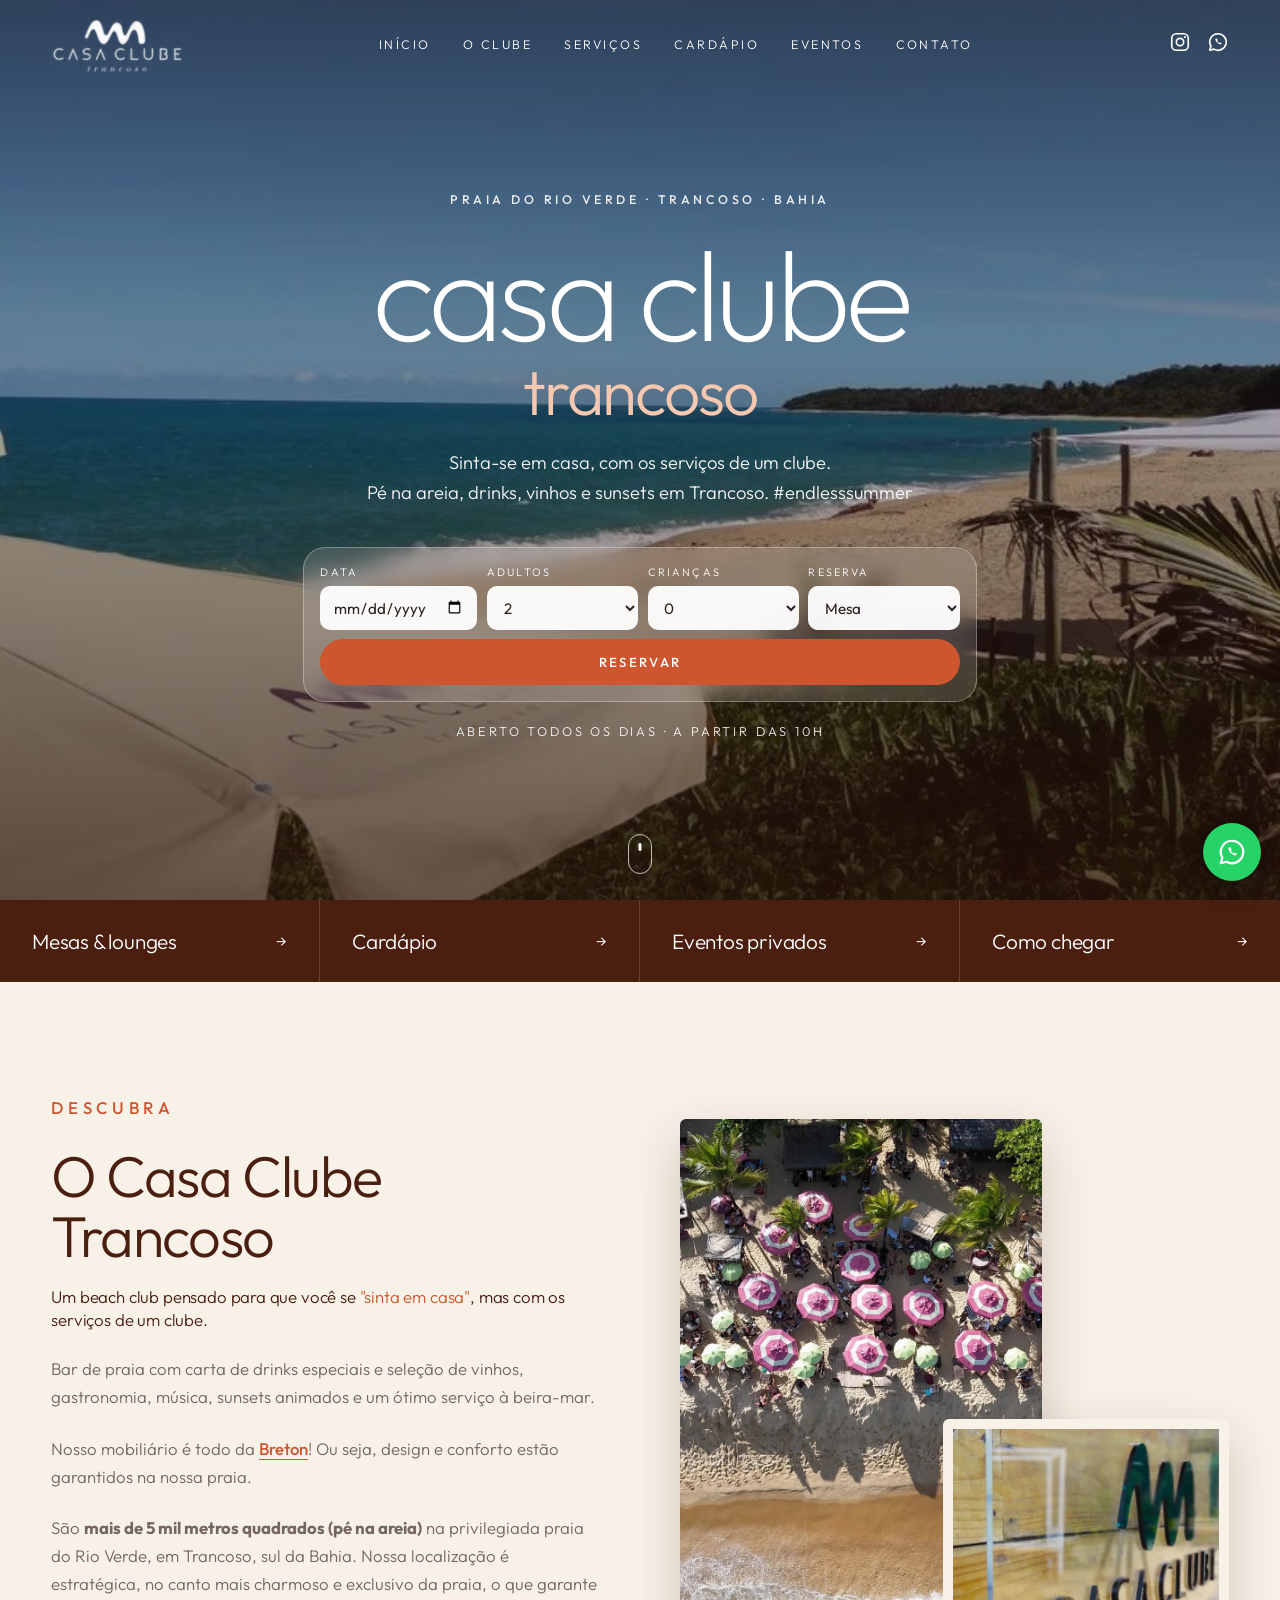
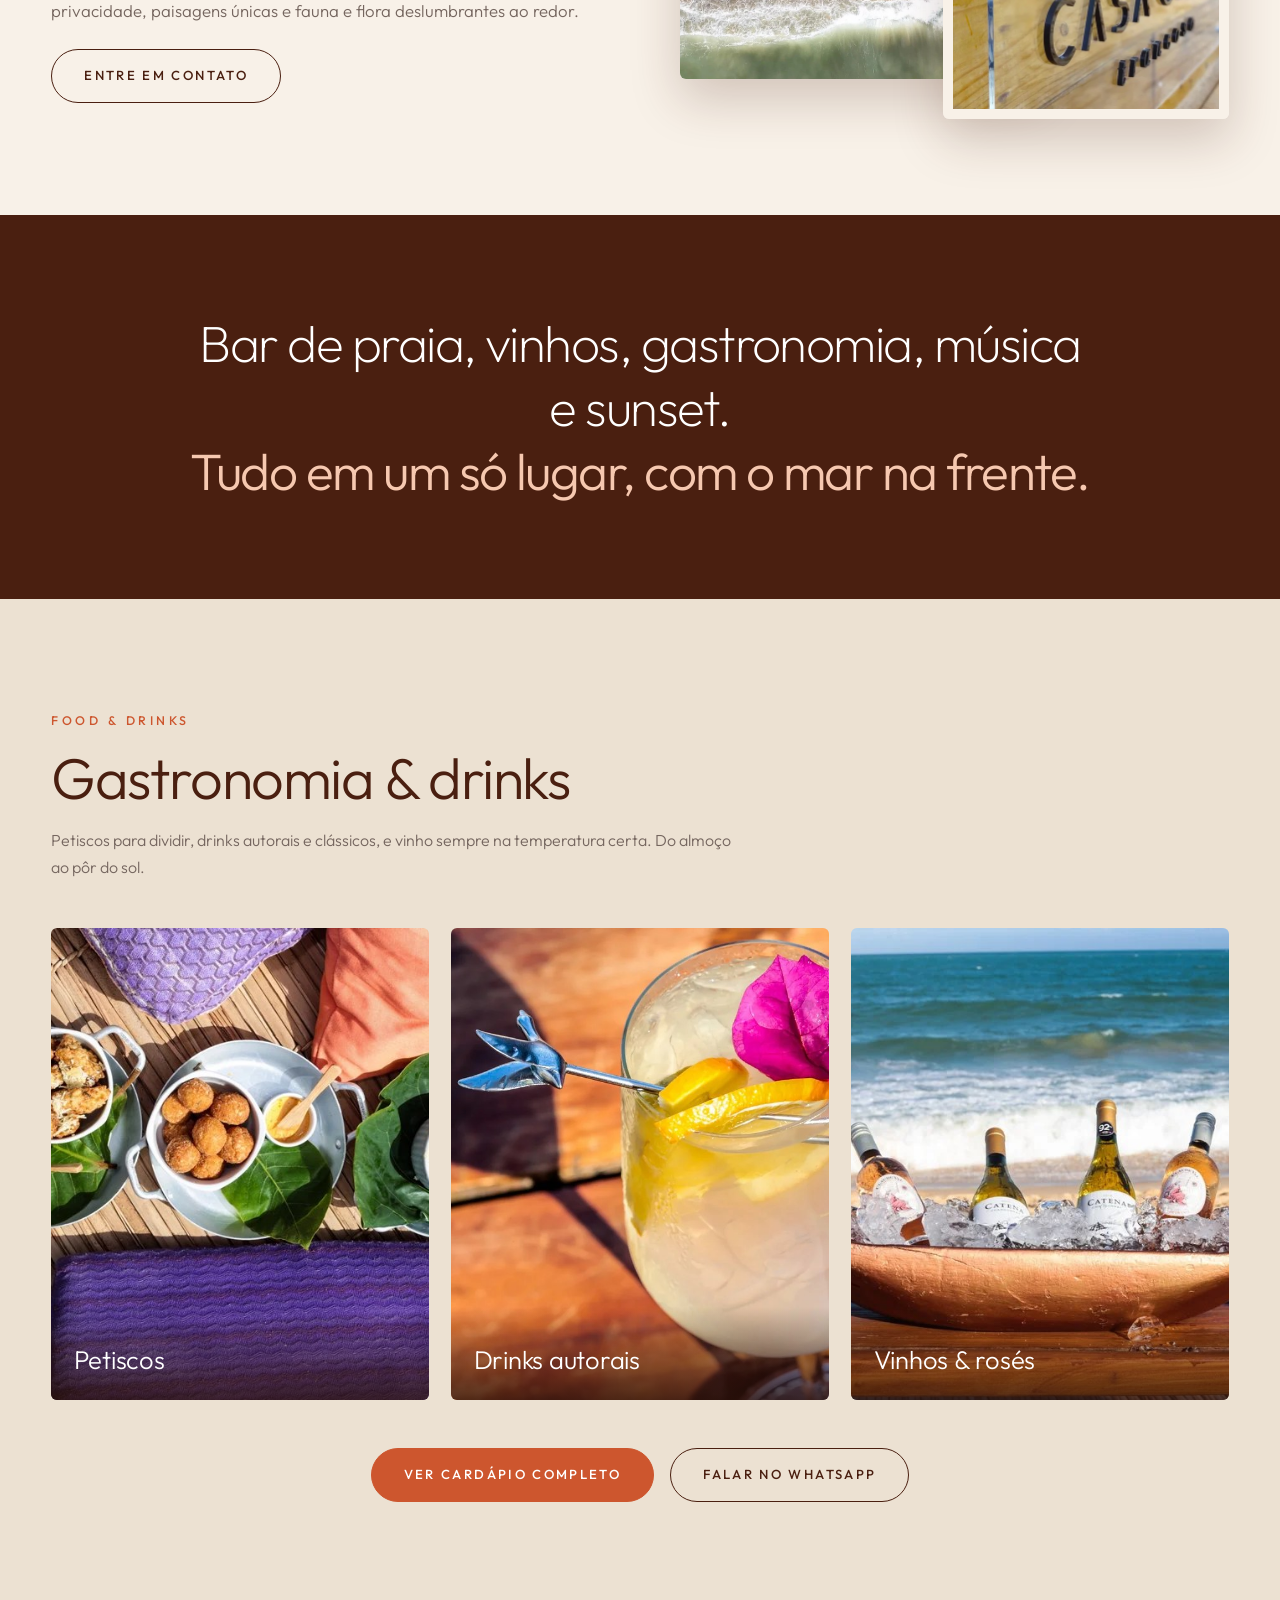
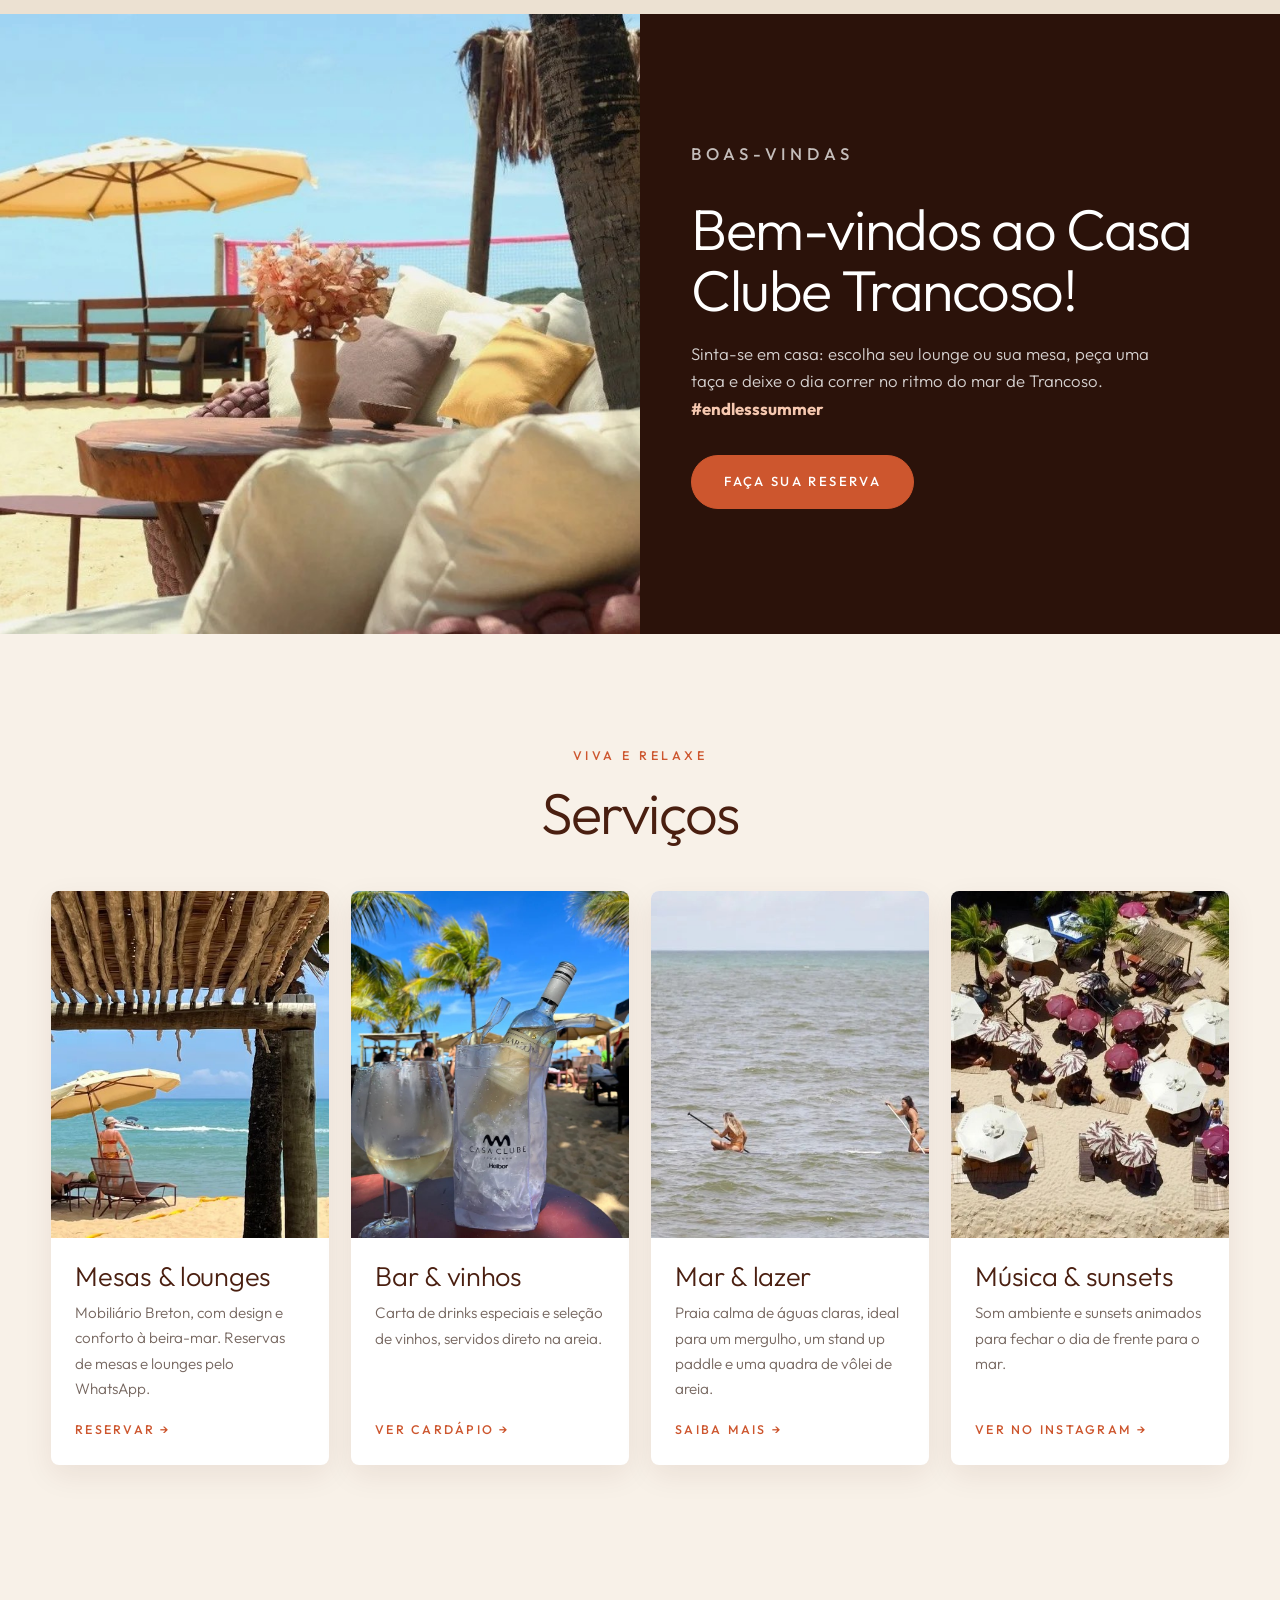
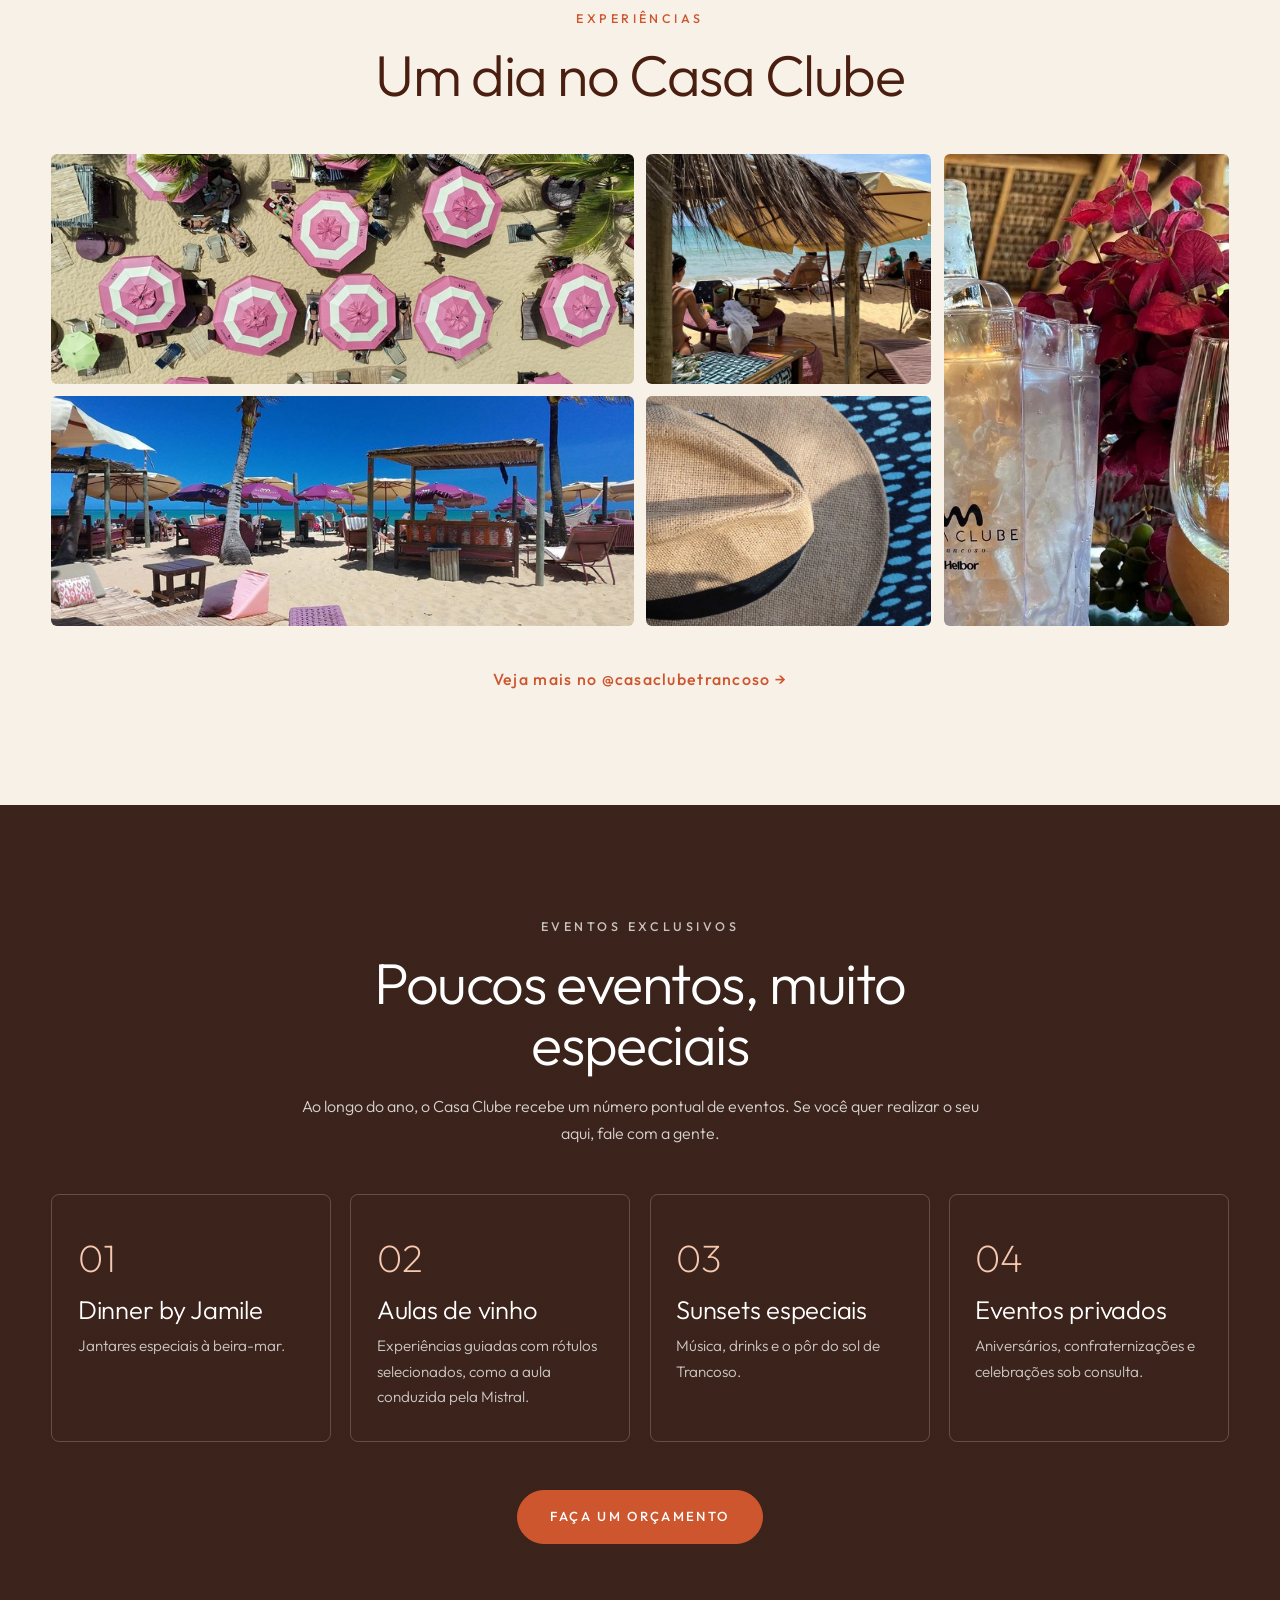
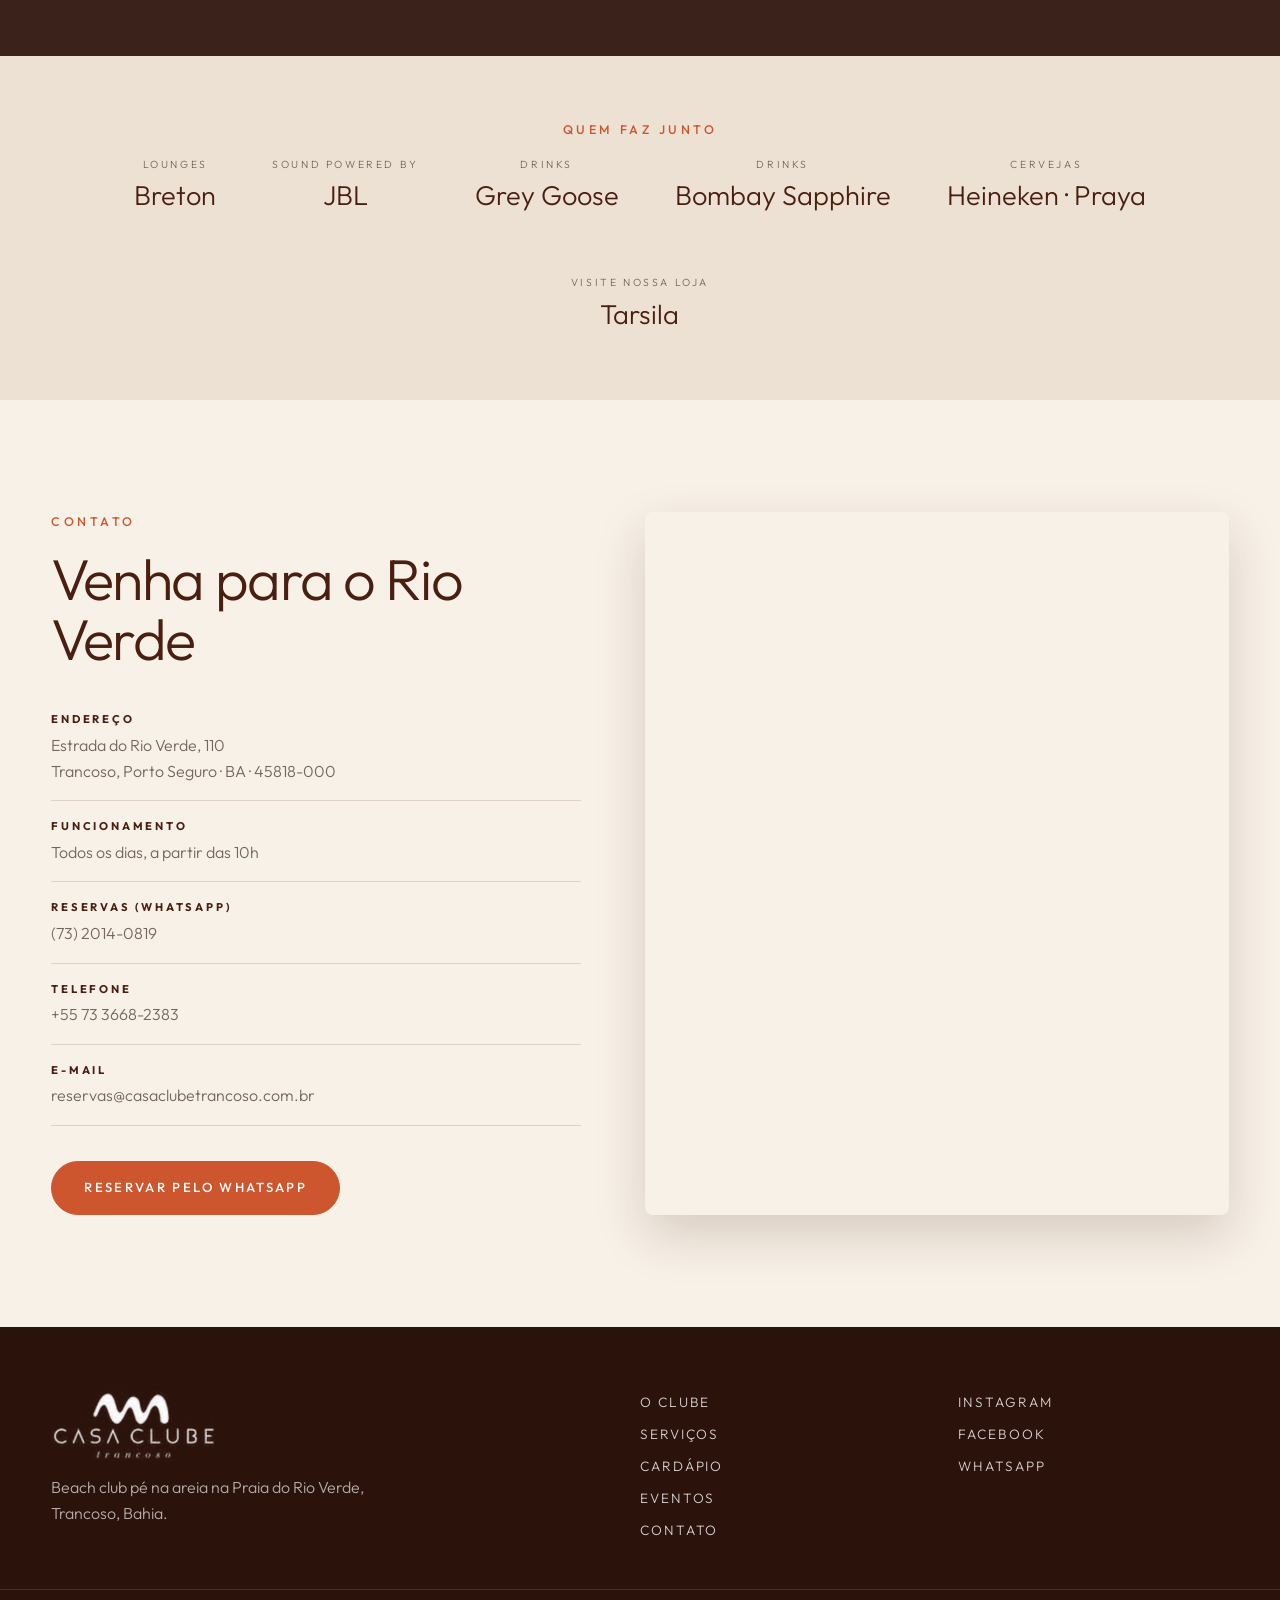
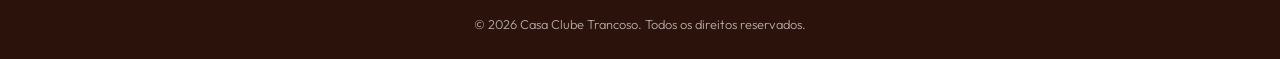
<file: index.html>
<!DOCTYPE html>
<html lang="pt-BR">
<head>
<meta charset="UTF-8">
<meta name="viewport" content="width=device-width, initial-scale=1">
<title>Casa Clube Trancoso | Beach club pé na areia na Praia do Rio Verde</title>
<meta name="description" content="Beach club à beira-mar na Praia do Rio Verde, em Trancoso (BA). Drinks, vinhos, gastronomia, música e sunsets. Aberto todos os dias a partir das 10h. Reserve sua mesa ou lounge.">
<meta property="og:title" content="Casa Clube Trancoso">
<meta property="og:description" content="Pé na areia, drinks autorais, vinho gelado e sunset em Trancoso.">
<meta property="og:image" content="img/aerea-vertical.jpg">
<meta name="theme-color" content="#cd562e">
<link rel="icon" type="image/png" href="img/favicon.png">
<link rel="preconnect" href="https://fonts.googleapis.com">
<link rel="preconnect" href="https://fonts.gstatic.com" crossorigin>
<link href="https://fonts.googleapis.com/css2?family=Outfit:wght@200;300;400;500;600&display=swap" rel="stylesheet">
<link rel="stylesheet" href="style.css">
</head>
<body>

<!-- NAV -->
<header class="nav" id="nav">
  <a href="#inicio" class="brand" aria-label="Casa Clube Trancoso"><img src="img/logo-branca.png" alt="Casa Clube Trancoso"></a>
  <nav class="menu" id="menu">
    <a href="#inicio">Início</a>
    <a href="#clube">O clube</a>
    <a href="#servicos">Serviços</a>
    <a href="cardapio.html">Cardápio</a>
    <a href="#eventos">Eventos</a>
    <a href="#contato">Contato</a>
  </nav>
  <div class="nav-right">
    <a class="icon" href="https://www.instagram.com/casaclubetrancoso" target="_blank" rel="noopener" aria-label="Instagram">
      <svg viewBox="0 0 24 24"><rect x="3" y="3" width="18" height="18" rx="5" fill="none" stroke="currentColor" stroke-width="1.8"/><circle cx="12" cy="12" r="4" fill="none" stroke="currentColor" stroke-width="1.8"/><circle cx="17.3" cy="6.7" r="1.2" fill="currentColor"/></svg>
    </a>
    <a class="icon" href="https://wa.me/557320140819" target="_blank" rel="noopener" aria-label="WhatsApp">
      <svg viewBox="0 0 24 24"><path d="M12 3a9 9 0 0 0-7.7 13.6L3 21l4.5-1.2A9 9 0 1 0 12 3z" fill="none" stroke="currentColor" stroke-width="1.8" stroke-linejoin="round"/><path d="M9 8.5c.3 3 2.6 5.5 6 6.3l1-1.4-2-1-.8.7c-.9-.4-1.7-1.2-2.1-2.1l.7-.8-1-2L9 8.5z" fill="currentColor"/></svg>
    </a>
    <button class="burger" id="burger" aria-label="Abrir menu" aria-expanded="false"><span></span><span></span></button>
  </div>
</header>

<!-- HERO -->
<section class="hero" id="inicio">
  <div class="hero-bg">
    <img class="slide active" src="img/guarda-sol-praia.jpg" alt="Praia do Rio Verde vista do Casa Clube Trancoso">
    <img class="slide" src="img/aerea-rosa.jpg" alt="Vista aérea dos guarda-sóis rosa do Casa Clube" loading="lazy">
    <img class="slide" src="img/lounges-praia.jpg" alt="Lounges e pérgolas pé na areia" loading="lazy">
  </div>
  <div class="hero-shade"></div>
  <div class="hero-content">
    <p class="eyebrow">Praia do Rio Verde · Trancoso · Bahia</p>
    <h1>casa clube<span>trancoso</span></h1>
    <p class="hero-sub">Sinta-se em casa, com os serviços de um clube.<br>Pé na areia, drinks, vinhos e sunsets em Trancoso. #endlesssummer</p>

    <form class="booking" id="booking">
      <label>Data
        <input type="date" id="b-date">
      </label>
      <label>Adultos
        <select id="b-adults"><option>1</option><option selected>2</option><option>3</option><option>4</option><option>5</option><option>6</option><option>7</option><option>8+</option></select>
      </label>
      <label>Crianças
        <select id="b-kids"><option selected>0</option><option>1</option><option>2</option><option>3</option><option>4+</option></select>
      </label>
      <label>Reserva
        <select id="b-type"><option>Mesa</option><option>Lounge</option><option>Grupo / aniversário</option></select>
      </label>
      <button type="submit" class="btn btn-solid">Reservar</button>
    </form>
    <p class="hours">Aberto todos os dias · a partir das 10h</p>
  </div>
  <a href="#clube" class="scroll-hint" aria-label="Rolar para baixo"><span></span></a>
</section>

<!-- ATALHOS -->
<section class="shortcuts">
  <a href="#servicos"><b>Mesas &amp; lounges</b><i>→</i></a>
  <a href="cardapio.html"><b>Cardápio</b><i>→</i></a>
  <a href="#eventos"><b>Eventos privados</b><i>→</i></a>
  <a href="#contato"><b>Como chegar</b><i>→</i></a>
</section>

<!-- O CLUBE -->
<section class="about" id="clube">
  <div class="wrap about-grid">
    <div class="about-text reveal">
      <p class="eyebrow dark">Descubra</p>
      <h2>O Casa Clube Trancoso</h2>
      <p class="lead">Um beach club pensado para que você se <em>"sinta em casa"</em>, mas com os serviços de um clube.</p>
      <p>Bar de praia com carta de drinks especiais e seleção de vinhos, gastronomia, música, sunsets animados e um ótimo serviço à beira-mar.</p>
      <p>Nosso mobiliário é todo da <a class="tlink" href="https://www.breton.com.br/" target="_blank" rel="noopener">Breton</a>! Ou seja, design e conforto estão garantidos na nossa praia.</p>
      <p>São <strong>mais de 5 mil metros quadrados (pé na areia)</strong> na privilegiada praia do Rio Verde, em Trancoso, sul da Bahia. Nossa localização é estratégica, no canto mais charmoso e exclusivo da praia, o que garante privacidade, paisagens únicas e fauna e flora deslumbrantes ao redor.</p>
      <a href="#contato" class="btn btn-line">Entre em contato</a>
    </div>
    <div class="about-photos reveal">
      <img class="p1" src="img/aerea-vertical.jpg" alt="Vista aérea dos guarda-sóis do Casa Clube à beira-mar" loading="lazy">
      <img class="p2" src="img/placa.jpg" alt="Letreiro do Casa Clube Trancoso" loading="lazy">
    </div>
  </div>
</section>

<!-- POSICIONAMENTO -->
<section class="statement">
  <p class="reveal">Bar de praia, vinhos, gastronomia, música e sunset.<br><em>Tudo em um só lugar, com o mar na frente.</em></p>
</section>

<!-- GASTRONOMIA -->
<section class="food" id="gastronomia">
  <div class="wrap">
    <div class="section-head reveal">
      <p class="eyebrow dark">Food &amp; Drinks</p>
      <h2>Gastronomia &amp; drinks</h2>
      <p>Petiscos para dividir, drinks autorais e clássicos, e vinho sempre na temperatura certa. Do almoço ao pôr do sol.</p>
    </div>
    <div class="food-grid">
      <figure class="reveal"><img src="img/petiscos.jpg" alt="Petiscos servidos em folhas sobre esteira" loading="lazy"><figcaption>Petiscos</figcaption></figure>
      <figure class="reveal"><img src="img/drink-flor.jpg" alt="Drink com limão siciliano e buganvília" loading="lazy"><figcaption>Drinks autorais</figcaption></figure>
      <figure class="reveal"><img src="img/vinhos-canoa.jpg" alt="Vinhos gelados em uma canoa de madeira com o mar ao fundo" loading="lazy"><figcaption>Vinhos &amp; rosés</figcaption></figure>
    </div>
    <div class="menu-cta reveal">
      <a class="btn btn-solid" href="cardapio.html">Ver cardápio completo</a>
      <a class="btn btn-line" href="https://wa.me/557320140819?text=Ol%C3%A1!%20Gostaria%20de%20informa%C3%A7%C3%B5es%20sobre%20o%20card%C3%A1pio." target="_blank" rel="noopener">Falar no WhatsApp</a>
    </div>
  </div>
</section>

<!-- BOAS-VINDAS -->
<section class="welcome">
  <div class="welcome-img"><img src="img/lounge-flores.jpg" alt="Lounge com almofadas e flores, de frente para o mar" loading="lazy"></div>
  <div class="welcome-text reveal">
    <p class="eyebrow">Boas-vindas</p>
    <h2>Bem-vindos ao Casa Clube Trancoso!</h2>
    <p>Sinta-se em casa: escolha seu lounge ou sua mesa, peça uma taça e deixe o dia correr no ritmo do mar de Trancoso. <strong style="color:#f6c8b0">#endlesssummer</strong></p>
    <a class="btn btn-solid" href="https://wa.me/557320140819" target="_blank" rel="noopener">Faça sua reserva</a>
  </div>
</section>

<!-- SERVIÇOS -->
<section class="services" id="servicos">
  <div class="wrap">
    <div class="section-head center reveal">
      <p class="eyebrow dark">Viva e relaxe</p>
      <h2>Serviços</h2>
    </div>
    <div class="cards">
      <article class="card reveal">
        <img src="img/pergola-coco.jpg" alt="Pérgola de palha com vista para o mar" loading="lazy">
        <div><h3>Mesas &amp; lounges</h3><p>Mobiliário Breton, com design e conforto à beira-mar. Reservas de mesas e lounges pelo WhatsApp.</p><a href="https://wa.me/557320140819?text=Ol%C3%A1!%20Quero%20reservar%20uma%20mesa%20ou%20lounge." target="_blank" rel="noopener">Reservar →</a></div>
      </article>
      <article class="card reveal">
        <img src="img/vinho-balde.jpg" alt="Vinho branco gelado no balde Casa Clube" loading="lazy">
        <div><h3>Bar &amp; vinhos</h3><p>Carta de drinks especiais e seleção de vinhos, servidos direto na areia.</p><a href="cardapio.html">Ver cardápio →</a></div>
      </article>
      <article class="card reveal">
        <img src="img/sup.jpg" alt="Duas pessoas praticando stand up paddle no mar" loading="lazy">
        <div><h3>Mar &amp; lazer</h3><p>Praia calma de águas claras, ideal para um mergulho, um stand up paddle e uma quadra de vôlei de areia.</p><a href="#contato">Saiba mais →</a></div>
      </article>
      <article class="card reveal">
        <img src="img/aerea-bordo.jpg" alt="Vista aérea dos guarda-sóis em tons de vinho" loading="lazy">
        <div><h3>Música &amp; sunsets</h3><p>Som ambiente e sunsets animados para fechar o dia de frente para o mar.</p><a href="https://www.instagram.com/casaclubetrancoso" target="_blank" rel="noopener">Ver no Instagram →</a></div>
      </article>
    </div>
  </div>
</section>

<!-- GALERIA -->
<section class="gallery" id="galeria">
  <div class="wrap">
    <div class="section-head center reveal">
      <p class="eyebrow dark">Experiências</p>
      <h2>Um dia no Casa Clube</h2>
    </div>
    <div class="mosaic">
      <img class="m1 reveal" src="img/aerea-rosa.jpg" alt="Guarda-sóis rosa vistos de cima" loading="lazy">
      <img class="m2 reveal" src="img/palhoca-mar.jpg" alt="Palhoça e mesa de frente para o mar" loading="lazy">
      <img class="m3 reveal" src="img/balde-flores.jpg" alt="Balde de gelo Casa Clube e buganvília" loading="lazy">
      <img class="m4 reveal" src="img/lounges-praia.jpg" alt="Lounges espalhados pela areia" loading="lazy">
      <img class="m5 reveal" src="img/chapeu.jpg" alt="Chapéu de palha sobre canga" loading="lazy">
    </div>
    <p class="center-note"><a href="https://www.instagram.com/casaclubetrancoso" target="_blank" rel="noopener">Veja mais no @casaclubetrancoso →</a></p>
  </div>
</section>

<!-- EVENTOS -->
<section class="events" id="eventos">
  <div class="wrap">
    <div class="section-head center light reveal">
      <p class="eyebrow">Eventos exclusivos</p>
      <h2>Poucos eventos, muito especiais</h2>
      <p>Ao longo do ano, o Casa Clube recebe um número pontual de eventos. Se você quer realizar o seu aqui, fale com a gente.</p>
    </div>
    <div class="ev-grid">
      <div class="ev reveal"><span>01</span><h3>Dinner by Jamile</h3><p>Jantares especiais à beira-mar.</p></div>
      <div class="ev reveal"><span>02</span><h3>Aulas de vinho</h3><p>Experiências guiadas com rótulos selecionados, como a aula conduzida pela Mistral.</p></div>
      <div class="ev reveal"><span>03</span><h3>Sunsets especiais</h3><p>Música, drinks e o pôr do sol de Trancoso.</p></div>
      <div class="ev reveal"><span>04</span><h3>Eventos privados</h3><p>Aniversários, confraternizações e celebrações sob consulta.</p></div>
    </div>
    <div class="center-note reveal">
      <a class="btn btn-solid" href="https://wa.me/557320140819?text=Ol%C3%A1!%20Gostaria%20de%20um%20or%C3%A7amento%20para%20um%20evento%20no%20Casa%20Clube." target="_blank" rel="noopener">Faça um orçamento</a>
    </div>
  </div>
</section>

<!-- PARCEIROS -->
<section class="partners">
  <div class="wrap">
    <p class="eyebrow dark">Quem faz junto</p>
    <ul>
      <li><small>Lounges</small>Breton</li>
      <li><small>Sound powered by</small>JBL</li>
      <li><small>Drinks</small>Grey Goose</li>
      <li><small>Drinks</small>Bombay Sapphire</li>
      <li><small>Cervejas</small>Heineken · Praya</li>
      <li><small>Visite nossa loja</small>Tarsila</li>
    </ul>
  </div>
</section>

<!-- CONTATO -->
<section class="contact" id="contato">
  <div class="wrap contact-grid">
    <div class="reveal">
      <p class="eyebrow dark">Contato</p>
      <h2>Venha para o Rio Verde</h2>
      <ul class="info">
        <li><b>Endereço</b>Estrada do Rio Verde, 110<br>Trancoso, Porto Seguro · BA · 45818-000</li>
        <li><b>Funcionamento</b>Todos os dias, a partir das 10h</li>
        <li><b>Reservas (WhatsApp)</b><a href="https://wa.me/557320140819" target="_blank" rel="noopener">(73) 2014-0819</a></li>
        <li><b>Telefone</b><a href="tel:+557336682383">+55 73 3668-2383</a></li>
        <li><b>E-mail</b><a href="mailto:reservas@casaclubetrancoso.com.br">reservas@casaclubetrancoso.com.br</a></li>
      </ul>
      <a class="btn btn-solid" href="https://wa.me/557320140819" target="_blank" rel="noopener">Reservar pelo WhatsApp</a>
    </div>
    <div class="map reveal">
      <iframe title="Mapa do Casa Clube Trancoso" loading="lazy" referrerpolicy="no-referrer-when-downgrade"
        src="https://www.google.com/maps?q=Estrada+do+Rio+Verde+110,+Trancoso,+BA&output=embed"></iframe>
    </div>
  </div>
</section>

<footer class="footer">
  <div class="wrap foot-grid">
    <div>
      <img class="foot-logo" src="img/logo-branca.png" alt="Casa Clube Trancoso">
      <p>Beach club pé na areia na Praia do Rio Verde, Trancoso, Bahia.</p>
    </div>
    <div class="foot-links">
      <a href="#clube">O clube</a><a href="#servicos">Serviços</a><a href="cardapio.html">Cardápio</a><a href="#eventos">Eventos</a><a href="#contato">Contato</a>
    </div>
    <div class="foot-links">
      <a href="https://www.instagram.com/casaclubetrancoso" target="_blank" rel="noopener">Instagram</a>
      <a href="https://www.facebook.com/casaclubetrancoso" target="_blank" rel="noopener">Facebook</a>
      <a href="https://wa.me/557320140819" target="_blank" rel="noopener">WhatsApp</a>
    </div>
  </div>
  <p class="copy">© 2026 Casa Clube Trancoso. Todos os direitos reservados.</p>
</footer>

<a class="wa-float" href="https://wa.me/557320140819" target="_blank" rel="noopener" aria-label="Reservar pelo WhatsApp">
  <svg viewBox="0 0 24 24"><path d="M12 3a9 9 0 0 0-7.7 13.6L3 21l4.5-1.2A9 9 0 1 0 12 3z" fill="none" stroke="currentColor" stroke-width="1.8" stroke-linejoin="round"/><path d="M9 8.5c.3 3 2.6 5.5 6 6.3l1-1.4-2-1-.8.7c-.9-.4-1.7-1.2-2.1-2.1l.7-.8-1-2L9 8.5z" fill="currentColor"/></svg>
</a>

<script src="script.js"></script>
</body>
</html>
</file>
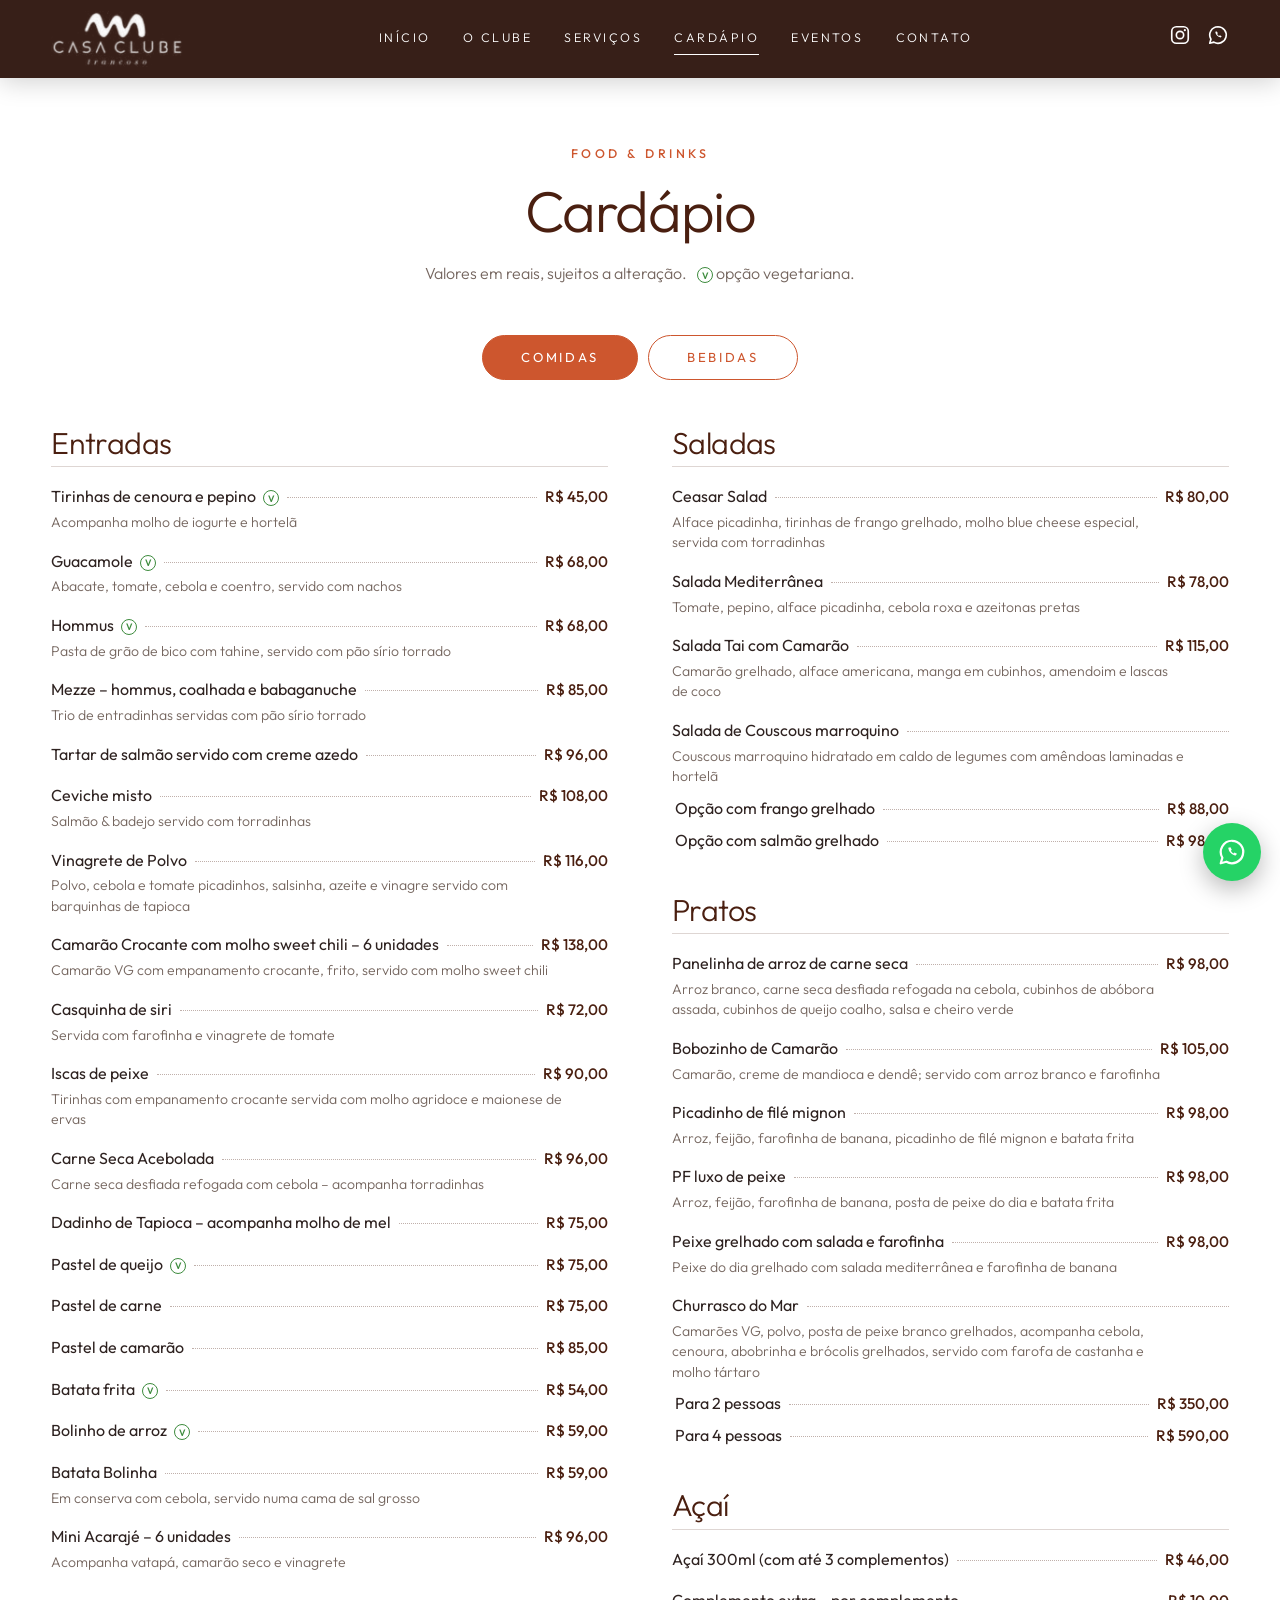
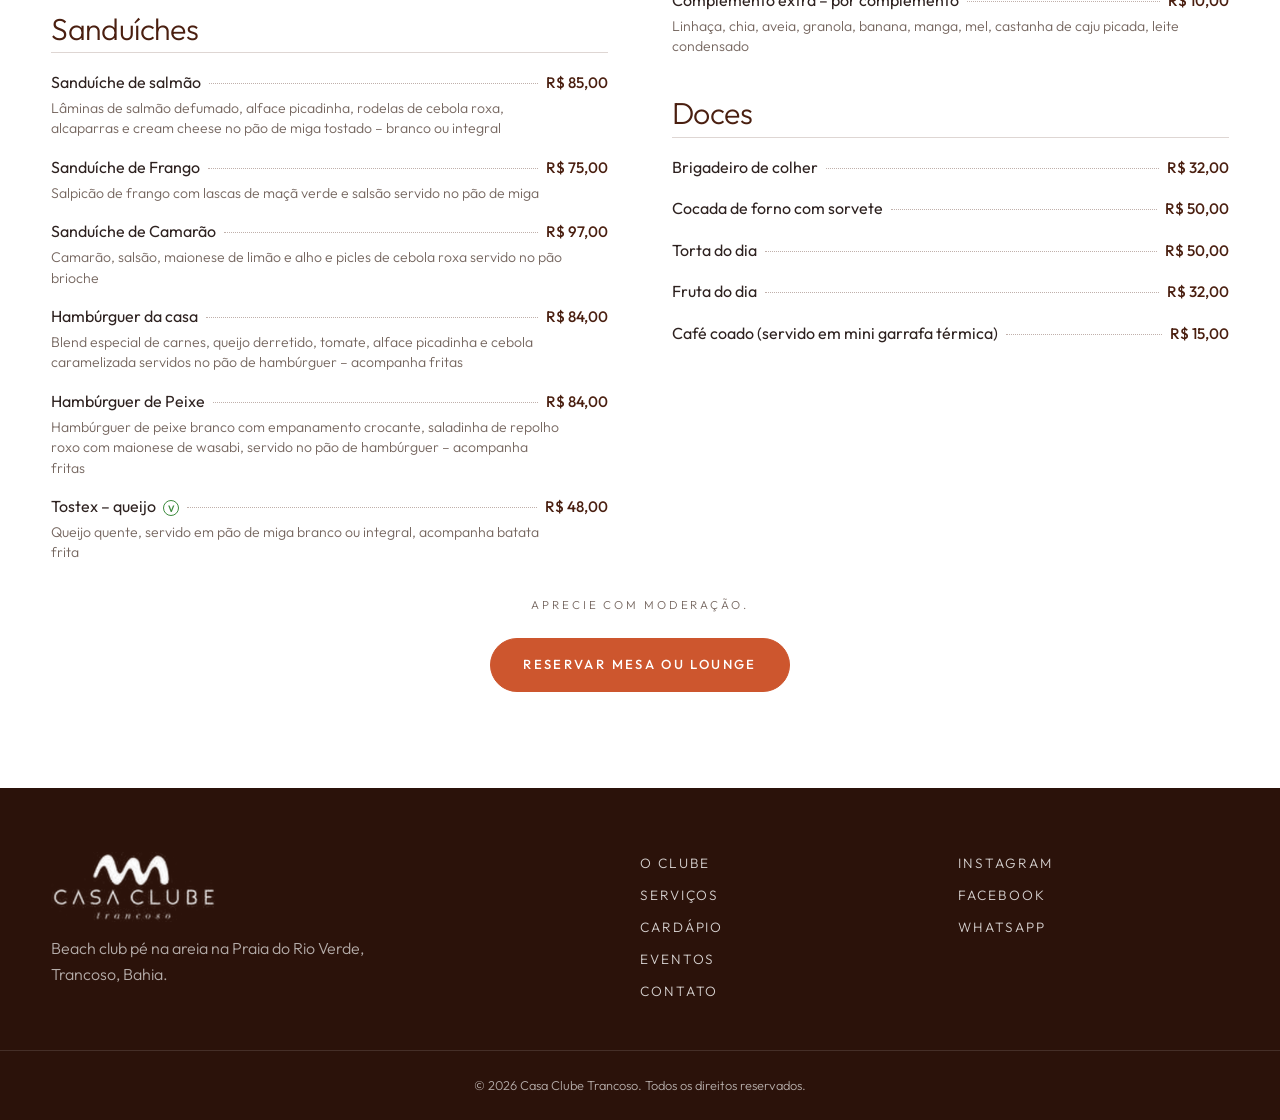
<file: cardapio.html>
<!DOCTYPE html>
<html lang="pt-BR">
<head>
<meta charset="UTF-8">
<meta name="viewport" content="width=device-width, initial-scale=1">
<title>Cardápio | Casa Clube Trancoso</title>
<meta name="description" content="Cardápio completo do Casa Clube Trancoso: entradas, sanduíches, saladas, pratos, drinks, cervejas, vinhos e espumantes.">
<meta property="og:title" content="Cardápio | Casa Clube Trancoso">
<meta property="og:description" content="Pé na areia, drinks autorais, vinho gelado e sunset em Trancoso.">
<meta property="og:image" content="img/aerea-vertical.jpg">
<meta name="theme-color" content="#cd562e">
<link rel="icon" type="image/png" href="img/favicon.png">
<link rel="preconnect" href="https://fonts.googleapis.com">
<link rel="preconnect" href="https://fonts.gstatic.com" crossorigin>
<link href="https://fonts.googleapis.com/css2?family=Outfit:wght@200;300;400;500;600&display=swap" rel="stylesheet">
<link rel="stylesheet" href="style.css">
</head>
<body>

<!-- NAV -->
<header class="nav scrolled solid" id="nav">
  <a href="index.html" class="brand" aria-label="Casa Clube Trancoso"><img src="img/logo-branca.png" alt="Casa Clube Trancoso"></a>
  <nav class="menu" id="menu">
    <a href="index.html">Início</a>
    <a href="index.html#clube">O clube</a>
    <a href="index.html#servicos">Serviços</a>
    <a href="cardapio.html" class="active">Cardápio</a>
    <a href="index.html#eventos">Eventos</a>
    <a href="index.html#contato">Contato</a>
  </nav>
  <div class="nav-right">
    <a class="icon" href="https://www.instagram.com/casaclubetrancoso" target="_blank" rel="noopener" aria-label="Instagram">
      <svg viewBox="0 0 24 24"><rect x="3" y="3" width="18" height="18" rx="5" fill="none" stroke="currentColor" stroke-width="1.8"/><circle cx="12" cy="12" r="4" fill="none" stroke="currentColor" stroke-width="1.8"/><circle cx="17.3" cy="6.7" r="1.2" fill="currentColor"/></svg>
    </a>
    <a class="icon" href="https://wa.me/557320140819" target="_blank" rel="noopener" aria-label="WhatsApp">
      <svg viewBox="0 0 24 24"><path d="M12 3a9 9 0 0 0-7.7 13.6L3 21l4.5-1.2A9 9 0 1 0 12 3z" fill="none" stroke="currentColor" stroke-width="1.8" stroke-linejoin="round"/><path d="M9 8.5c.3 3 2.6 5.5 6 6.3l1-1.4-2-1-.8.7c-.9-.4-1.7-1.2-2.1-2.1l.7-.8-1-2L9 8.5z" fill="currentColor"/></svg>
    </a>
    <button class="burger" id="burger" aria-label="Abrir menu" aria-expanded="false"><span></span><span></span></button>
  </div>
</header>

<main class="cardapio page" id="cardapio">
  <div class="wrap">
    <div class="section-head center reveal">
      <p class="eyebrow dark">Food &amp; Drinks</p>
      <h2>Cardápio</h2>
      <p>Valores em reais, sujeitos a alteração. <span class="veg">V</span> opção vegetariana.</p>
    </div>
    <div class="mtabs" role="tablist">
      <button class="mtab on" role="tab" aria-selected="true" data-tab="comidas">Comidas</button>
      <button class="mtab" role="tab" aria-selected="false" data-tab="bebidas">Bebidas</button>
    </div>
    <div class="mbody" id="menu-body"></div>
    <p class="mnote">Aprecie com moderação.</p>
    <div class="menu-cta"><a class="btn btn-solid" href="https://wa.me/557320140819?text=Ol%C3%A1!%20Quero%20reservar%20uma%20mesa%20ou%20lounge." target="_blank" rel="noopener">Reservar mesa ou lounge</a></div>
  </div>
</main>

<footer class="footer">
  <div class="wrap foot-grid">
    <div>
      <img class="foot-logo" src="img/logo-branca.png" alt="Casa Clube Trancoso">
      <p>Beach club pé na areia na Praia do Rio Verde, Trancoso, Bahia.</p>
    </div>
    <div class="foot-links">
      <a href="index.html#clube">O clube</a><a href="index.html#servicos">Serviços</a><a href="cardapio.html">Cardápio</a><a href="index.html#eventos">Eventos</a><a href="index.html#contato">Contato</a>
    </div>
    <div class="foot-links">
      <a href="https://www.instagram.com/casaclubetrancoso" target="_blank" rel="noopener">Instagram</a>
      <a href="https://www.facebook.com/casaclubetrancoso" target="_blank" rel="noopener">Facebook</a>
      <a href="https://wa.me/557320140819" target="_blank" rel="noopener">WhatsApp</a>
    </div>
  </div>
  <p class="copy">© 2026 Casa Clube Trancoso. Todos os direitos reservados.</p>
</footer>

<a class="wa-float" href="https://wa.me/557320140819" target="_blank" rel="noopener" aria-label="Reservar pelo WhatsApp">
  <svg viewBox="0 0 24 24"><path d="M12 3a9 9 0 0 0-7.7 13.6L3 21l4.5-1.2A9 9 0 1 0 12 3z" fill="none" stroke="currentColor" stroke-width="1.8" stroke-linejoin="round"/><path d="M9 8.5c.3 3 2.6 5.5 6 6.3l1-1.4-2-1-.8.7c-.9-.4-1.7-1.2-2.1-2.1l.7-.8-1-2L9 8.5z" fill="currentColor"/></svg>
</a>

<script src="menu.js"></script>
<script src="script.js"></script>
</body>
</html>
</file>
<file: style.css>
:root{
  --plum:#4a1f10; --plum-2:#2b120a; --magenta:#cd562e; --sand:#f8f1e8; --sand-2:#ece1d2;
  --sea:#2a9d9f; --ink:#2e2220; --muted:#75665f; --white:#fff;
  --serif:'Outfit',system-ui,sans-serif; --sans:'Outfit',system-ui,sans-serif;
  --wrap:1200px;
}
*{box-sizing:border-box;margin:0;padding:0}
html{scroll-behavior:smooth}
body{font-family:var(--sans);color:var(--ink);background:var(--sand);line-height:1.65;font-weight:300;-webkit-font-smoothing:antialiased}
img{display:block;max-width:100%}
a{color:inherit;text-decoration:none}
ul{list-style:none}
.wrap{width:min(var(--wrap),92%);margin-inline:auto}
section{position:relative}

/* tipografia */
h1,h2,h3{font-family:var(--serif);font-weight:300;line-height:1.05;letter-spacing:-.025em}
h2{font-size:clamp(2.2rem,4.6vw,3.6rem);margin-bottom:1.2rem;color:var(--plum)}
.eyebrow{font-size:.78rem;letter-spacing:.28em;text-transform:uppercase;font-weight:500;color:#fff;opacity:.9;margin-bottom:1rem}
.eyebrow.dark{color:var(--magenta);opacity:1}
.lead{font-family:var(--serif);font-weight:300;font-size:1.55rem;line-height:1.35;letter-spacing:-.01em;color:var(--plum);margin-bottom:1.2rem}
p{color:var(--muted);font-weight:300}

/* botões */
.btn{display:inline-block;padding:.95rem 2rem;font-size:.82rem;letter-spacing:.18em;text-transform:uppercase;font-weight:500;border:1.5px solid transparent;border-radius:999px;transition:.3s;cursor:pointer;font-family:var(--sans)}
.btn-solid{background:var(--magenta);color:#fff;border-color:var(--magenta)}
.btn-solid:hover{background:var(--plum);border-color:var(--plum)}
.btn-line{border-color:var(--plum);color:var(--plum);background:transparent}
.btn-line:hover{background:var(--plum);color:#fff}

/* nav */
.nav{position:fixed;inset:0 0 auto 0;z-index:50;display:flex;align-items:center;justify-content:space-between;padding:1.1rem 4%;color:#fff;transition:.35s}
.nav.scrolled{background:rgba(43,18,10,.94);backdrop-filter:blur(8px);padding:.7rem 4%;box-shadow:0 4px 24px rgba(0,0,0,.18)}
.brand{display:flex;align-items:center;gap:.7rem}
.brand img{height:56px;width:auto}
.brand-text{font-family:var(--serif);font-size:1.35rem;letter-spacing:.14em;line-height:1;display:flex;flex-direction:column}
.brand-text small{font-family:var(--sans);font-size:.6rem;letter-spacing:.4em;text-transform:lowercase;opacity:.8;margin-top:.25rem;padding-left:.15rem}
.menu{display:flex;gap:2rem}
.menu a{font-size:.78rem;letter-spacing:.2em;text-transform:uppercase;position:relative;padding:.3rem 0}
.menu a::after{content:"";position:absolute;left:0;bottom:0;width:0;height:1px;background:#fff;transition:.3s}
.menu a:hover::after{width:100%}
.nav-right{display:flex;align-items:center;gap:1rem}
.icon svg{width:22px;height:22px}
.burger{display:none;background:none;border:0;width:34px;height:34px;position:relative;cursor:pointer}
.burger span{position:absolute;left:5px;right:5px;height:2px;background:#fff;transition:.3s}
.burger span:first-child{top:12px}.burger span:last-child{top:20px}
.burger.open span:first-child{top:16px;transform:rotate(45deg)}
.burger.open span:last-child{top:16px;transform:rotate(-45deg)}

/* hero */
.hero{min-height:100svh;display:flex;align-items:center;justify-content:center;text-align:center;color:#fff;overflow:hidden;padding:7rem 5% 5rem}
.hero-bg,.hero-shade{position:absolute;inset:0}
.hero-bg .slide{position:absolute;inset:0;width:100%;height:100%;object-fit:cover;opacity:0;transform:scale(1.06);transition:opacity 1.6s ease,transform 9s ease}
.hero-bg .slide.active{opacity:1;transform:scale(1)}
.hero-shade{background:linear-gradient(180deg,rgba(43,18,10,.55) 0%,rgba(43,18,10,.25) 40%,rgba(43,18,10,.7) 100%)}
.hero-content{position:relative;z-index:2;max-width:980px}
.hero h1{font-size:clamp(3.4rem,10vw,8rem);text-transform:lowercase;font-weight:200;letter-spacing:-.045em;display:flex;flex-direction:column;align-items:center;margin-bottom:1.4rem}
.hero h1 span{font-style:normal;font-weight:300;font-size:.5em;margin-top:-.05em;color:#f6c8b0;letter-spacing:-.03em}
.hero-sub{color:#fff;font-size:1.15rem;font-weight:300;opacity:.95;margin-bottom:2.4rem}
.booking{display:flex;flex-wrap:wrap;gap:.6rem;justify-content:center;align-items:end;background:rgba(255,255,255,.14);backdrop-filter:blur(10px);border:1px solid rgba(255,255,255,.3);padding:1rem;border-radius:22px;max-width:880px;margin:0 auto}
.booking label{display:flex;flex-direction:column;text-align:left;font-size:.68rem;letter-spacing:.2em;text-transform:uppercase;gap:.3rem;flex:1 1 130px;color:#fff}
.booking input,.booking select{font-family:var(--sans);font-size:.95rem;padding:.7rem .8rem;border-radius:10px;border:0;background:rgba(255,255,255,.95);color:var(--ink);width:100%}
.booking .btn{flex:1 1 150px;padding:.85rem 1.4rem}
.hours{margin-top:1.2rem;font-size:.8rem;letter-spacing:.22em;text-transform:uppercase;color:#fff;opacity:.9}
.scroll-hint{position:absolute;bottom:1.6rem;left:50%;transform:translateX(-50%);z-index:2;width:24px;height:40px;border:1.5px solid rgba(255,255,255,.7);border-radius:14px}
.scroll-hint span{position:absolute;left:50%;top:8px;width:3px;height:8px;background:#fff;border-radius:2px;transform:translateX(-50%);animation:dot 1.8s infinite}
@keyframes dot{0%{opacity:0;transform:translate(-50%,0)}30%{opacity:1}100%{opacity:0;transform:translate(-50%,14px)}}

/* atalhos */
.shortcuts{display:grid;grid-template-columns:repeat(4,1fr);background:var(--plum)}
.shortcuts a{display:flex;justify-content:space-between;align-items:center;padding:1.5rem 2rem;color:#fff;border-right:1px solid rgba(255,255,255,.15);transition:.3s}
.shortcuts a:last-child{border:0}
.shortcuts a:hover{background:var(--magenta)}
.shortcuts b{font-family:var(--serif);font-weight:500;font-size:1.3rem}
.shortcuts i{font-style:normal;transition:.3s}
.shortcuts a:hover i{transform:translateX(6px)}

/* sobre */
.about{padding:7rem 0}
.about-grid{display:grid;grid-template-columns:1fr 1fr;gap:5rem;align-items:center}
.about-text p{margin-bottom:1.5rem;font-size:1.05rem}
.about-photos{position:relative;min-height:560px}
.about-photos img{object-fit:cover;box-shadow:0 20px 50px rgba(74,31,16,.22);border-radius:6px}
.about-photos .p1{width:66%;height:560px}
.about-photos .p2{position:absolute;right:0;bottom:-40px;width:52%;height:300px;border:10px solid var(--sand)}

/* statement */
.statement{background:var(--plum);padding:6rem 5%;text-align:center}
.statement p{font-family:var(--serif);font-weight:200;letter-spacing:-.03em;font-size:clamp(1.8rem,4vw,3.2rem);line-height:1.25;color:#fff;max-width:900px;margin:auto}
.statement em{color:#f6c8b0;font-style:normal;font-weight:300}

/* gastronomia */
.food{padding:7rem 0;background:var(--sand-2)}
.section-head{max-width:700px;margin-bottom:3rem}
.section-head.center{margin-inline:auto;text-align:center}
.section-head.light h2{color:#fff}
.section-head.light p{color:rgba(255,255,255,.8)}
.food-grid{display:grid;grid-template-columns:repeat(3,1fr);gap:1.4rem}
.food-grid figure{position:relative;overflow:hidden;border-radius:6px;aspect-ratio:4/5}
.food-grid img{width:100%;height:100%;object-fit:cover;transition:transform .8s}
.food-grid figure:hover img{transform:scale(1.07)}
.food-grid figcaption{position:absolute;left:0;right:0;bottom:0;padding:2rem 1.4rem 1.2rem;color:#fff;font-family:var(--serif);font-size:1.6rem;background:linear-gradient(transparent,rgba(43,18,10,.8))}
.menu-cta{display:flex;gap:1rem;justify-content:center;flex-wrap:wrap;margin-top:3rem}

/* boas-vindas */
.welcome{display:grid;grid-template-columns:1fr 1fr;min-height:620px;background:var(--plum-2);color:#fff}
.welcome-img img{width:100%;height:100%;object-fit:cover;min-height:420px}
.welcome-text{padding:5rem 8% ;display:flex;flex-direction:column;justify-content:center;align-items:flex-start}
.welcome-text h2{color:#fff}
.welcome-text p{color:rgba(255,255,255,.8);margin-bottom:2rem;font-size:1.05rem;max-width:480px}

/* serviços */
.services{padding:7rem 0}
.cards{display:grid;grid-template-columns:repeat(4,1fr);gap:1.4rem}
.card{background:#fff;border-radius:8px;overflow:hidden;box-shadow:0 10px 30px rgba(74,31,16,.08);transition:.4s;display:flex;flex-direction:column}
.card:hover{transform:translateY(-8px);box-shadow:0 20px 40px rgba(74,31,16,.16)}
.card img{aspect-ratio:4/5;object-fit:cover;width:100%}
.card div{padding:1.5rem;display:flex;flex-direction:column;flex:1}
.card h3{font-size:1.7rem;color:var(--plum);margin-bottom:.6rem}
.card p{font-size:.95rem;margin-bottom:1.2rem;flex:1}
.card a{font-size:.78rem;letter-spacing:.18em;text-transform:uppercase;color:var(--magenta);font-weight:500}

/* galeria */
.gallery{padding:2rem 0 7rem}
.mosaic{display:grid;grid-template-columns:repeat(4,1fr);grid-auto-rows:230px;gap:.8rem}
.mosaic img{width:100%;height:100%;object-fit:cover;border-radius:6px;transition:.5s}
.mosaic img:hover{transform:scale(1.02);filter:saturate(1.15)}
.m1{grid-column:span 2}
.m3{grid-row:span 2}
.m4{grid-column:span 2}
.center-note{text-align:center;margin-top:2.5rem;color:var(--magenta);font-weight:500;letter-spacing:.08em}

/* eventos */
.events{padding:7rem 0;background:linear-gradient(rgba(43,18,10,.92),rgba(43,18,10,.92)),url(img/aerea-vertical.jpg) center/cover fixed}
.ev-grid{display:grid;grid-template-columns:repeat(4,1fr);gap:1.2rem;margin-top:1rem}
.ev{border:1px solid rgba(255,255,255,.2);border-radius:8px;padding:2rem 1.6rem;color:#fff;transition:.35s}
.ev:hover{background:rgba(255,255,255,.08);border-color:var(--magenta)}
.ev span{font-family:var(--serif);font-size:2.4rem;color:#f6c8b0}
.ev h3{font-size:1.6rem;margin:.4rem 0 .6rem}
.ev p{color:rgba(255,255,255,.75);font-size:.95rem}
.events .center-note{margin-top:3rem}

/* parceiros */
.partners{padding:4rem 0;text-align:center;background:var(--sand-2)}
.partners ul{display:flex;justify-content:center;gap:3.5rem;flex-wrap:wrap;margin-top:1rem}
.partners li{font-family:var(--serif);font-size:1.7rem;color:var(--plum);display:flex;flex-direction:column;align-items:center}
.partners small{font-family:var(--sans);font-size:.65rem;letter-spacing:.25em;text-transform:uppercase;color:var(--muted)}

/* contato */
.contact{padding:7rem 0}
.contact-grid{display:grid;grid-template-columns:1fr 1.1fr;gap:4rem;align-items:stretch}
.info{margin:1.5rem 0 2.2rem}
.info li{padding:1rem 0;border-bottom:1px solid rgba(74,31,16,.15);color:var(--muted)}
.info b{display:block;font-size:.7rem;letter-spacing:.25em;text-transform:uppercase;color:var(--plum);margin-bottom:.2rem}
.info a:hover{color:var(--magenta)}
.map{min-height:460px;border-radius:8px;overflow:hidden;box-shadow:0 20px 50px rgba(74,31,16,.18)}
.map iframe{width:100%;height:100%;min-height:460px;border:0}

/* footer */
.footer{background:var(--plum-2);color:#fff;padding:4rem 0 1.5rem}
.foot-grid{display:grid;grid-template-columns:2fr 1fr 1fr;gap:3rem}
.foot-logo{height:70px;width:auto}
.foot-brand{font-family:var(--serif);font-size:1.8rem;letter-spacing:.14em}
.foot-brand small{font-family:var(--sans);font-size:.65rem;letter-spacing:.35em;margin-left:.4rem;opacity:.7}
.footer p{color:rgba(255,255,255,.65);margin-top:.8rem;max-width:340px}
.foot-links{display:flex;flex-direction:column;gap:.6rem;font-size:.85rem;letter-spacing:.14em;text-transform:uppercase}
.foot-links a{opacity:.8}.foot-links a:hover{opacity:1;color:#f6c8b0}
.copy{text-align:center;max-width:none!important;margin-top:3rem!important;padding-top:1.5rem;border-top:1px solid rgba(255,255,255,.12);font-size:.8rem}

/* whatsapp flutuante */
.wa-float{position:fixed;right:1.2rem;bottom:1.2rem;z-index:60;width:58px;height:58px;border-radius:50%;background:#25d366;color:#fff;display:grid;place-items:center;box-shadow:0 8px 24px rgba(0,0,0,.28);transition:.3s}
.wa-float:hover{transform:scale(1.08)}
.wa-float svg{width:30px;height:30px}

/* reveal */
.reveal{opacity:0;transform:translateY(28px);transition:opacity .9s ease,transform .9s ease}
.reveal.in{opacity:1;transform:none}

/* responsivo */
@media(max-width:1000px){
  .cards{grid-template-columns:repeat(2,1fr)}
  .ev-grid{grid-template-columns:repeat(2,1fr)}
  .about-grid,.contact-grid{grid-template-columns:1fr;gap:3rem}
  .welcome{grid-template-columns:1fr}
  .shortcuts{grid-template-columns:repeat(2,1fr)}
  .shortcuts a:nth-child(2){border-right:0}
  .mosaic{grid-template-columns:repeat(2,1fr);grid-auto-rows:200px}
  .m1,.m4{grid-column:span 2}
  .events{background-attachment:scroll}
}
@media(max-width:820px){
  .menu{position:fixed;inset:0 0 0 auto;width:min(320px,80%);background:var(--plum-2);flex-direction:column;justify-content:center;padding:2rem;gap:1.6rem;transform:translateX(100%);transition:.4s}
  .menu.open{transform:none}
  .menu a{font-size:1rem}
  .burger{display:block;z-index:70}
}
@media(max-width:600px){
  .cards,.food-grid,.ev-grid{grid-template-columns:1fr}
  .about,.food,.services,.events,.contact{padding:4.5rem 0}
  .about-photos{min-height:440px}
  .about-photos .p1{height:440px}
  .about-photos .p2{height:220px;bottom:-30px}
  .foot-grid{grid-template-columns:1fr;gap:2rem}
  .shortcuts a{padding:1.1rem 1.2rem}
  .shortcuts b{font-size:1.05rem}
  .hero{padding-top:6rem}
}
@media(prefers-reduced-motion:reduce){*{animation:none!important;transition:none!important}.reveal{opacity:1;transform:none}html{scroll-behavior:auto}}

.tlink{color:var(--magenta);border-bottom:1px solid currentColor;font-weight:500}
.lead em{font-style:normal;color:var(--magenta)}

/* cardápio */
.cardapio{padding:7rem 0;background:#fff}
.veg{display:inline-grid;place-items:center;width:16px;height:16px;border:1.5px solid #3d8b3d;border-radius:50%;color:#3d8b3d;font-size:.58rem;font-weight:600;margin-left:.45rem;vertical-align:middle;line-height:1}
.mtabs{display:flex;justify-content:center;gap:.6rem;margin-bottom:3rem}
.mtab{font-family:var(--sans);font-size:.82rem;letter-spacing:.2em;text-transform:uppercase;padding:.85rem 2.4rem;border-radius:999px;border:1.5px solid var(--magenta);background:transparent;color:var(--magenta);cursor:pointer;transition:.3s}
.mtab.on,.mtab:hover{background:var(--magenta);color:#fff}
.mbody{column-count:2;column-gap:4rem}
.mcat{break-inside:avoid;margin-bottom:2.6rem}
.mcat h3{font-size:1.9rem;color:var(--plum);display:flex;justify-content:space-between;align-items:baseline;border-bottom:1px solid rgba(74,31,16,.18);padding-bottom:.4rem;margin-bottom:1rem}
.mcat h3 .pr{font-family:var(--sans);font-size:1rem;color:var(--magenta);font-weight:500}
.mcat ul{display:flex;flex-direction:column;gap:.95rem}
.line{display:flex;align-items:baseline;gap:.5rem}
.nm{font-weight:500;color:var(--ink)}
.dots{flex:1;border-bottom:1px dotted rgba(74,31,16,.35);transform:translateY(-4px);min-width:16px}
.pr{font-weight:500;color:var(--plum);white-space:nowrap;font-size:.95rem}
.ds{font-size:.88rem;color:var(--muted);line-height:1.45;margin-top:.15rem;max-width:92%}
.subs{margin-top:.5rem;padding-left:.2rem;gap:.35rem!important}
.mnote{text-align:center;font-size:.72rem;letter-spacing:.25em;text-transform:uppercase;margin-top:2rem}
.cardapio .menu-cta{margin-top:1.5rem}
@media(max-width:820px){.mbody{column-count:1}.cardapio{padding:4.5rem 0}}

.cardapio.page{padding:9rem 0 6rem}
.menu a.active{border-bottom:1px solid #fff}
@media(max-width:820px){.cardapio.page{padding:7rem 0 4rem}}

.nm{font-weight:400}.mcat h3{font-weight:300;letter-spacing:-.02em}.shortcuts b,.food-grid figcaption,.card h3,.ev h3{font-weight:300;letter-spacing:-.01em}.ev span{font-weight:200}.partners li{font-weight:300}
</file>
